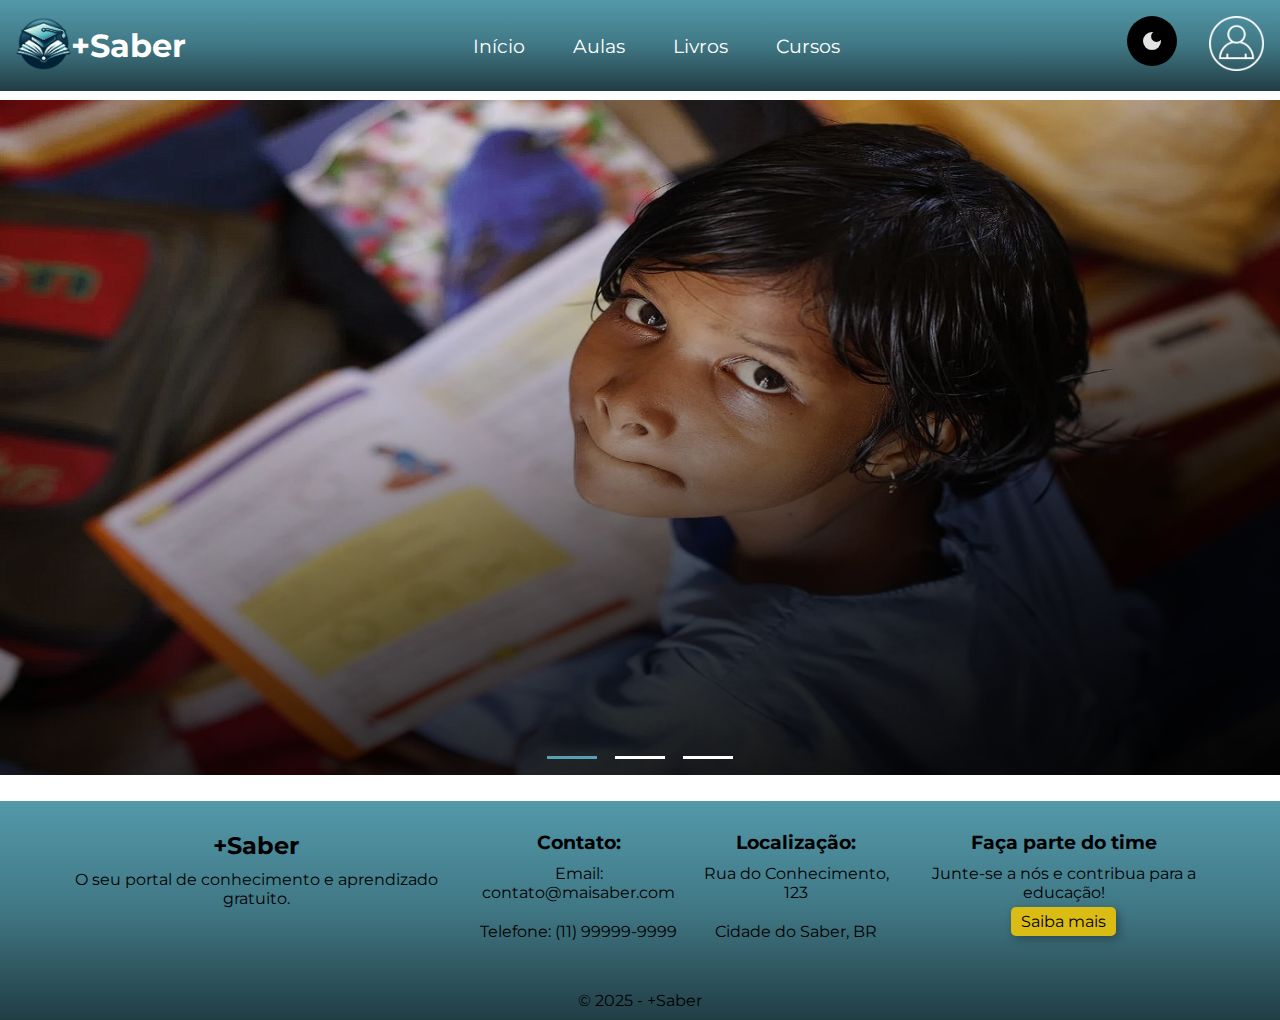
<file: index.html>
<!DOCTYPE html>
<html lang="pt-br">
<head>
    <meta charset="UTF-8">
    <meta name="viewport" content="width=device-width, initial-scale=1.0">
    <link rel="stylesheet" href="https://cdnjs.cloudflare.com/ajax/libs/font-awesome/6.7.2/css/all.min.css" integrity="sha512-Evv84Mr4kqVGRNSgIGL/F/aIDqQb7xQ2vcrdIwxfjThSH8CSR7PBEakCr51Ck+w+/U6swU2Im1vVX0SVk9ABhg==" crossorigin="anonymous" referrerpolicy="no-referrer" />
    <script src="https://cdnjs.cloudflare.com/ajax/libs/jquery/3.7.1/jquery.min.js" integrity="sha512-v2CJ7UaYy4JwqLDIrZUI/4hqeoQieOmAZNXBeQyjo21dadnwR+8ZaIJVT8EE2iyI61OV8e6M8PP2/4hpQINQ/g==" crossorigin="anonymous" referrerpolicy="no-referrer"></script>
     <link rel="stylesheet" href="/src/style/header.css">
    <link rel="stylesheet" href="/src/style/footer.css">   
    <script src="/src/javascript/script-js.js" defer></script>
    <script src="/src/javascript/script.js" defer></script>
    <title>+Saber</title>
</head>
<body>
    <header>
        <nav id="navbar">
            <div class="logo">
                <a href="#home">
                    <img id="img-logo" src="/src/img/Assets/icons/logo.png" alt="Logo" height="55px" width="55px">
                </a>
                <H1 id="text-logo"><a href="index.html"> +Saber</a></H1>
            </div>
            <ul id="menu">
                <li><a id="menu-item" href="#home">Início</a></li>
                <li><a id="menu-item" href="#">Aulas</a></li>
                <li><a id="menu-item" href="livro.html">Livros</a></li>
                <li><a id="menu-item" href="#">Cursos</a></li>
            </ul>
    
            <div class="login">
                <div id="btn-mode">
                    <button id="switch-theme">
                        <img id="moon" src="/src/img/Assets/icons/moon.svg" alt="">
                        <img id="sun" src="/src/img/Assets/icons/sun.svg" alt="">
                    </button>
                </div>
                <a href="/login.html"><img id="img-login" src="/src/img/Assets/icons/login.png" alt="Login" height="55px" width="55px"></a>
            </div>
    
            <button id="mobile-btn">
                <i class="fa-solid fa-bars"></i>
            </button>
        </nav>
    
        <div id="mobile-menu">
            <div id="btn-mode">
                <button id="switch-theme">
                    <img id="moon" src="/src/img/Assets/icons/sun.svg" alt="">
                    <img id="sun" src="/src/img/Assets/icons/moon.svg" alt="">
                </button>
            </div>
            <ul id="mobile-list">
                <li><a class="mobile-menu-item" href="#home">Início</a></li>
                <li><a class="mobile-menu-item" href="#">Aulas</a></li>
                <li><a class="mobile-menu-item" href="livro.html">Livros</a></li>
                <li><a id="mobile-login" href="/login.html">Login</a></li>
        </div>
    </header>

    <main id="content">
 
        <div class="espace">
            <div class="carousel">
                <div class="carousel-container">                  
                    <div class="carousel-item"><img src="/src/img/criança lendo livro.png" alt="Imagem 3" ></div>
                    <div class="carousel-item"><img src="/src/img/criança lendo livro.png" alt="Imagem 1"></div>
                    <div class="carousel-item"><img src="/src/img/criança lendo livro.png" alt="Imagem 2"></div>            <
                </div> 
                <div class="carousel-indicators">
                    <span data-slide="0" class="indicator active"></span>
                    <span data-slide="1" class="indicator"></span>
                    <span data-slide="2" class="indicator"></span>
                </div>
            </div>
        </div>                     
        </div> 


         
        <!-- <img id="childrenhome" src="/src/img/criança lendo livro.png" alt=""> -->

        <!-- <section id="home">
            <h2>+Saber é 100% gratuito!</h2>
            <p>O +Saber é uma plataforma inovadora de estudos que oferece videoaulas e materias didáticos gratuitos, ajudando estudantes de diversas àreas a aprofundarem seus conhecimentos de maneira acessível e dinâmica</p>
        </section>
        <section>
            <a href="/cadastro.html">Cadastre-se já</a>
        </section>

        <section id=" imgs-main">
            <img src="/src/img/Assets/icons/livro.png" alt="um livro aberto" width="250px" height="250px">
            <img src="/src/img/Assets/icons/botao-play.png" alt="botão de play" width="250px" height="250px">
            <img src="/src/img/Assets/icons/diplomado.png" alt="um chapeu de diplomado" width="250px" height="250px">
        </section>  -->
    </main>

    <footer>
        <div id="footer-conteiner">
            <div >
                <h2>+Saber</h2>
                <p>O seu portal de conhecimento e aprendizado gratuito.</p>
            </div>
            <div >
                <h3>Contato:</h3>
                <p>Email: contato@maisaber.com</p>
                <p>Telefone: (11) 99999-9999</p>
            </div>
            <div >
                <h3>Localização:</h3>
                <p>Rua do Conhecimento, 123</p>
                <p>Cidade do Saber, BR</p>
            </div>
            <div >
                <h3>Faça parte do time</h3>
                <p>Junte-se a nós e contribua para a educação!</p>
                <a id="cta-button-footer" href="#" >Saiba mais</a>
            </div>
        </div>
        <p>&copy; 2025 - +Saber </p>
    </footer>
   
</body>
</html>
</file>
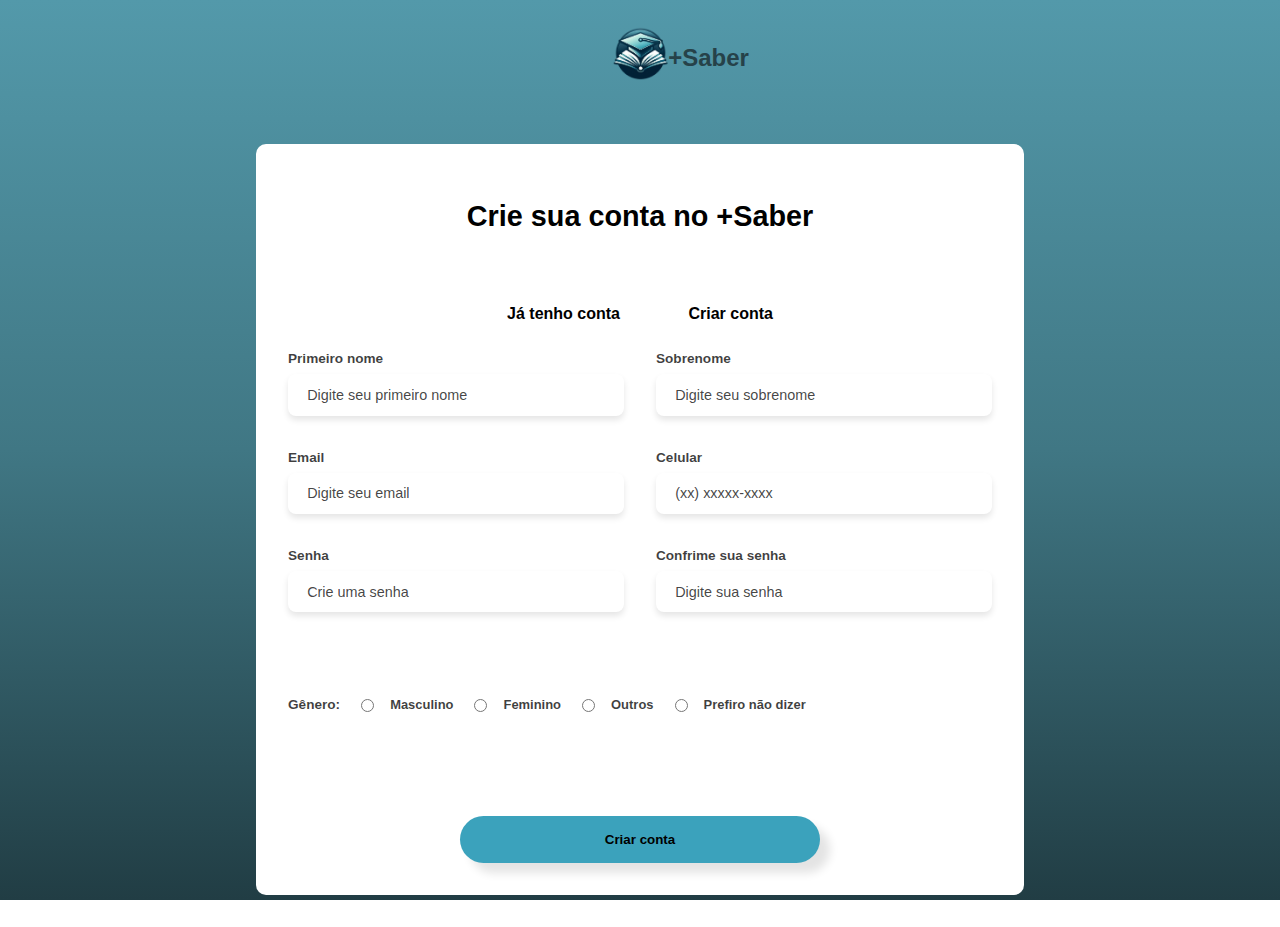
<file: cadastro.html>
<!DOCTYPE html>
<html lang="pt-br">
<head>
    <meta charset="UTF-8">
    <meta name="viewport" content="width=device-width, initial-scale=1.0">
    <script src="https://cdnjs.cloudflare.com/ajax/libs/jquery/3.7.1/jquery.min.js" integrity="sha512-v2CJ7UaYy4JwqLDIrZUI/4hqeoQieOmAZNXBeQyjo21dadnwR+8ZaIJVT8EE2iyI61OV8e6M8PP2/4hpQINQ/g==" crossorigin="anonymous" referrerpolicy="no-referrer"></script>
    <link rel="stylesheet" href="/src/style/login-e-cadastro.css">
    <link rel="stylesheet" href="/src/style/footer.css">
    <script src="/src/javascript/script.js" defer></script>
    <script src="/src/javascript/script-darkmode.js" defer></script>
    <title>+Saber</title>
</head>
<body>
    <header>
        <nav id="nav-login">

            <div id="btn-mode">
                <button id="switch-theme">
                    <img id="moon" src="/src/img/Assets/icons/moon.svg" alt="">
                    <img id="sun" src="/src/img/Assets/icons/sun.svg" alt="">
                </button>
            </div>

            <div class="logo-login">
                <a href="/index.html">
                    <img class="img-logo-login" src="/src/img/Assets/icons/logo.png" alt="Logo" height="55px" width="55px">
                </a>
                <H1 class="text-logo-login"><a href="/index.html"> +Saber</a></H1>
            </div>
        </nav>
    </header>

    <main>
        <section id="cadastro-conteiner">
            <section id="conteiner-img-cadastro">
                <img id="img-cadastro" src="/src/img/image-removebg-preview.png" alt="três pessoas olhando pra uma tela de computador">
            </section>
            

            <form action="#">
                <div class="form-header">
                    <div class="title">
                        <h2>Crie sua conta no +Saber</h2>
                    </div>

                    <div class="link-login">
                        <a href="/login.html">Já tenho conta</a>
                        <a href="/cadastro.html">Criar conta</a>
                    </div>
                </div>

                <div class="input-group">
                    <div class="input-box">
                        <label for="first-name">Primeiro nome</label>
                        <input id="first-name" type="text" name="first-name" placeholder="Digite seu primeiro nome" required>
                    </div>
    
                    <div class="input-box">
                        <label for="last-name">Sobrenome</label>
                        <input id="last-name" type="text" name="last-name" placeholder="Digite seu sobrenome" required>
                    </div>
    
                    <div class="input-box">
                        <label for="email">Email</label>
                        <input id="email" type="email" name="email" placeholder="Digite seu email" required>
                    </div>
    
                    <div class="input-box">
                        <label for="number">Celular</label>
                        <input id="number" type="tel" name="number" placeholder="(xx) xxxxx-xxxx" required>
                    </div>
    
                    <div class="input-box">
                        <label for="password">Senha</label>
                        <input id="password" type="password" name="password" placeholder="Crie uma senha" required>
                    </div>
    
                    <div class="input-box">
                        <label for="confirm-password">Confrime sua senha</label>
                        <input id="confirm-password" type="password" name="confirm-password" placeholder="Digite sua senha" required>
                    </div>

                    <div class="gender-group">
                        <h6>Gênero:</h6>
                        <div class="gender-input">
                            <input type="radio" id="male" name="gender">
                            <label for="male">Masculino</label>
                        </div>
                        <div class="gender-input">
                            <input type="radio" id="famele" name="gender">
                            <label for="famele">Feminino</label>
                        </div>
                        <div class="gender-input">
                            <input type="radio" id="others" name="gender">
                            <label for="others">Outros</label>
                        </div>
                        <div class="gender-input">
                            <input type="radio" id="none" name="gender">
                            <label for="none">Prefiro não dizer</label>
                        </div>
                    </div>
                </div>

                <div class="button-login">
                    <button type="submit"><b href="">Criar conta</b></button>
                </div>
            </form>
        </section>
    </main>
</body>
</html>
</file>
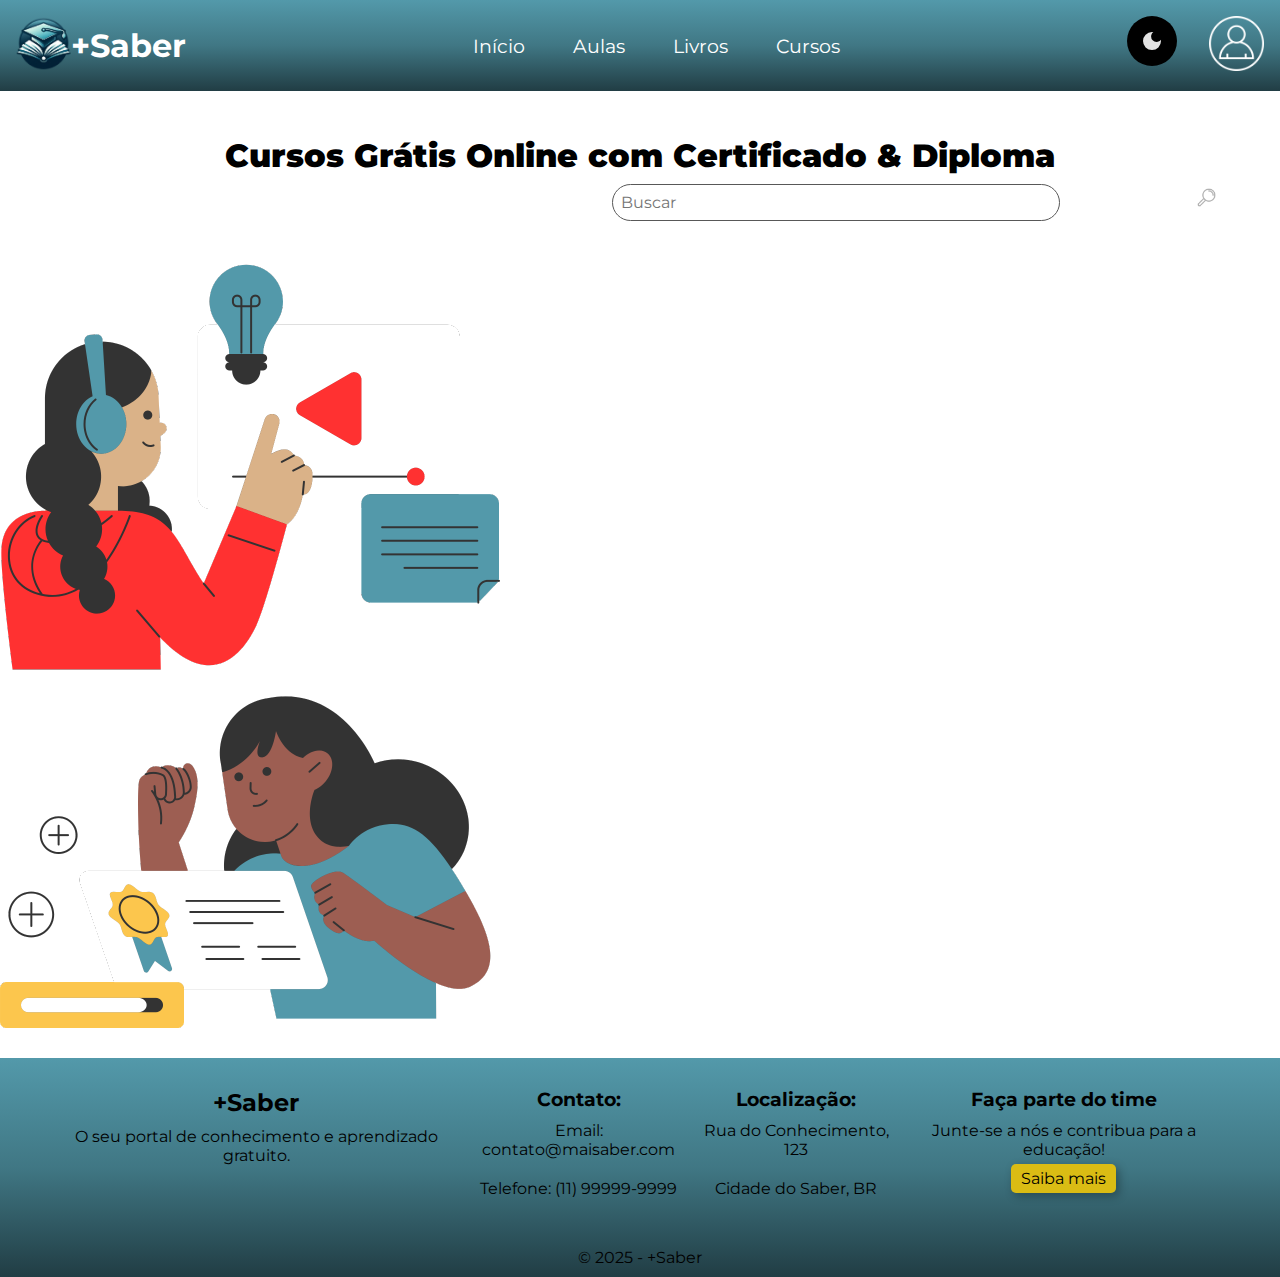
<file: curso.html>
<!DOCTYPE html>
<html lang="pt-br">
<head>
    <meta charset="UTF-8">
    <meta name="viewport" content="width=device-width, initial-scale=1.0">
    <link rel="stylesheet" href="https://cdnjs.cloudflare.com/ajax/libs/font-awesome/6.7.2/css/all.min.css" integrity="sha512-Evv84Mr4kqVGRNSgIGL/F/aIDqQb7xQ2vcrdIwxfjThSH8CSR7PBEakCr51Ck+w+/U6swU2Im1vVX0SVk9ABhg==" crossorigin="anonymous" referrerpolicy="no-referrer" />
    <script src="https://cdnjs.cloudflare.com/ajax/libs/jquery/3.7.1/jquery.min.js" integrity="sha512-v2CJ7UaYy4JwqLDIrZUI/4hqeoQieOmAZNXBeQyjo21dadnwR+8ZaIJVT8EE2iyI61OV8e6M8PP2/4hpQINQ/g==" crossorigin="anonymous" referrerpolicy="no-referrer"></script>
     <link rel="stylesheet" href="/src/style/header.css">
    <link rel="stylesheet" href="/src/style/footer.css">   
    <script src="/src/javascript/script-buscar.js" defer></script>
    <script src="/src/javascript/script-darkmode.js" defer></script>
    <title>+Saber</title>
</head>
<body>
    <header>
        <nav id="navbar">
            <div class="logo">
                <a href="index.html">
                    <img id="img-logo" src="/src/img/Assets/icons/logo.png" alt="Logo" height="55px" width="55px">
                </a>
                <H1 id="text-logo"><a href="index.html"> +Saber</a></H1>
            </div>
            <ul id="menu">
                <li><a id="menu-item" href="index.html">Início</a></li>
                <li><a id="menu-item" href="#">Aulas</a></li>
                <li><a id="menu-item" href="livro.html">Livros</a></li>
                <li><a id="menu-item" href="#">Cursos</a></li>
            </ul>
    
            <div class="login">
                <div id="btn-mode">
                    <button id="switch-theme">
                        <img id="moon" src="/src/img/Assets/icons/moon.svg" alt="">
                        <img id="sun" src="/src/img/Assets/icons/sun.svg" alt="">
                    </button>
                </div>
                <a href="/login.html"><img id="img-login" src="/src/img/Assets/icons/login.png" alt="Login" height="55px" width="55px"></a>
            </div>
    
            <button id="mobile-btn">
                <i class="fa-solid fa-bars"></i>
            </button>
        </nav>
    
        <div id="mobile-menu">
            <div id="btn-mode">
                <button id="switch-theme">
                    <img id="moon" src="/src/img/Assets/icons/sun.svg" alt="">
                    <img id="sun" src="/src/img/Assets/icons/moon.svg" alt="">
                </button>
            </div>
            <ul id="mobile-list">
                <li><a class="mobile-menu-item" href="index.html">Início</a></li>
                <li><a class="mobile-menu-item" href="#">Aulas</a></li>
                <li><a class="mobile-menu-item" href="#">Livros</a></li>
                <li><a id="mobile-login" href="/login.html">Login</a></li>
        </div>
    </header>

<main>
    <h1 id="title-">Cursos Grátis Online  com Certificado & Diploma</h1>

    <div id="searchContainer-cursos">
        <input type="text" id="search-cursos"  placeholder="Buscar" required><img id="lupa-cursos" src="src/img/Assets/icons/lupa.png" alt="lupa de pesquisa">   
        <div id="popup-cursos">

        </div>
        </div>

        <div id="img-1">
            <img src="/src/img/Assets/icons/playdocument.png" alt="">
        </div>

        <div id="img-2">
            <img src="/src/img/Assets/icons/certifi.png" alt="">
        </div>


        
</main>




    <footer>
        <div id="footer-conteiner">
            <div >
                <h2>+Saber</h2>
                <p>O seu portal de conhecimento e aprendizado gratuito.</p>
            </div>
            <div >
                <h3>Contato:</h3>
                <p>Email: contato@maisaber.com</p>
                <p>Telefone: (11) 99999-9999</p>
            </div>
            <div >
                <h3>Localização:</h3>
                <p>Rua do Conhecimento, 123</p>
                <p>Cidade do Saber, BR</p>
            </div>
            <div >
                <h3>Faça parte do time</h3>
                <p>Junte-se a nós e contribua para a educação!</p>
                <a id="cta-button-footer" href="#" >Saiba mais</a>
            </div>
        </div>
        <p>&copy; 2025 - +Saber </p>
    </footer>
   
</body>
</html>
</file>
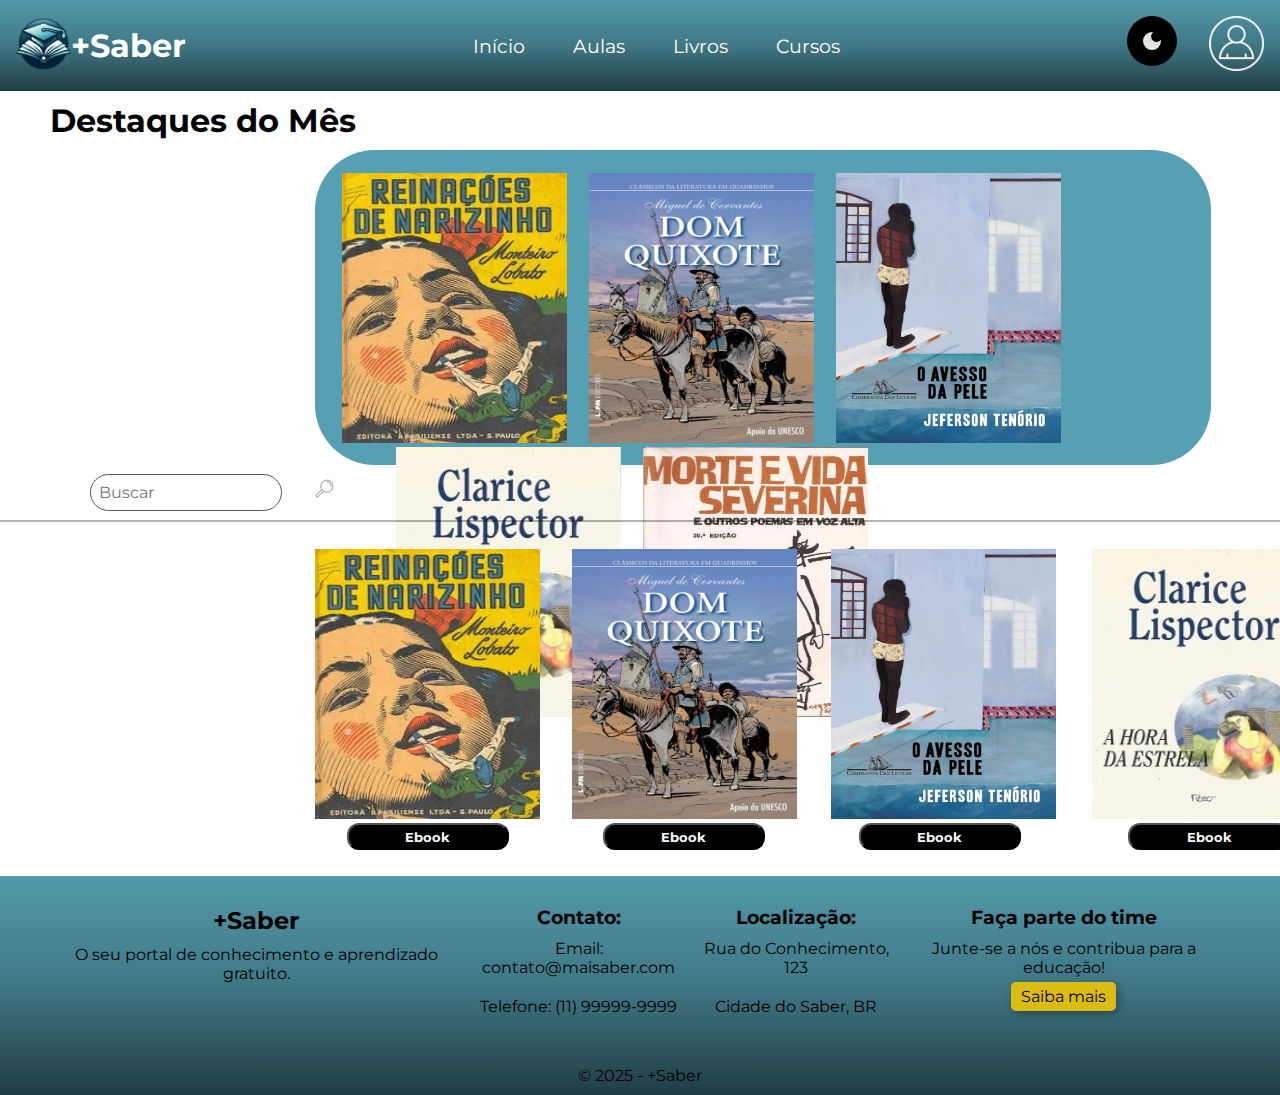
<file: livro.html>
<!DOCTYPE html>
<html lang="pt-br">
<head>
    <meta charset="UTF-8">
    <meta name="viewport" content="width=device-width, initial-scale=1.0">
    <link rel="stylesheet" href="https://cdnjs.cloudflare.com/ajax/libs/font-awesome/6.7.2/css/all.min.css" integrity="sha512-Evv84Mr4kqVGRNSgIGL/F/aIDqQb7xQ2vcrdIwxfjThSH8CSR7PBEakCr51Ck+w+/U6swU2Im1vVX0SVk9ABhg==" crossorigin="anonymous" referrerpolicy="no-referrer" />
    <script src="https://cdnjs.cloudflare.com/ajax/libs/jquery/3.7.1/jquery.min.js" integrity="sha512-v2CJ7UaYy4JwqLDIrZUI/4hqeoQieOmAZNXBeQyjo21dadnwR+8ZaIJVT8EE2iyI61OV8e6M8PP2/4hpQINQ/g==" crossorigin="anonymous" referrerpolicy="no-referrer"></script>
    <link rel="stylesheet" href="/src/style/header.css">
    <link rel="stylesheet" href="/src/style/footer.css">   
    <script src="/src/javascript/script.js" defer></script>
    <script src="/src/javascript/script-darkmode.js" defer></script>
    <title>+Saber</title>
</head>
<body>
    <header>
        <nav id="navbar">
            <div class="logo">
                <a href="index.html">
                    <img id="img-logo" src="/src/img/Assets/icons/logo.png" alt="Logo" height="55px" width="55px">
                </a>
                <H1 id="text-logo"><a href="index.html"> +Saber</a></H1>
            </div>
            <ul id="menu">
                <li><a id="menu-item" href="index.html">Início</a></li>
                <li><a id="menu-item" href="#">Aulas</a></li>
                <li><a id="menu-item" href="#">Livros</a></li>
                <li><a id="menu-item" href="curso.html">Cursos</a></li>
            </ul>
    
            <div class="login">
                <div id="btn-mode">
                    <button id="switch-theme">
                        <img id="moon" src="/src/img/Assets/icons/moon.svg" alt="">
                        <img id="sun" src="/src/img/Assets/icons/sun.svg" alt="">
                    </button>
                </div>
                <a href="/login.html"><img id="img-login" src="/src/img/Assets/icons/login.png" alt="Login" height="55px" width="55px"></a>
            </div>
    
            <button id="mobile-btn">
                <i class="fa-solid fa-bars"></i>
            </button>
        </nav>
        <div id="mobile-menu">
            <ul id="mobile-list">
                <li><a class="mobile-menu-item" href="index.html">Início</a></li>
                <li><a class="mobile-menu-item" href="#">Aulas</a></li>
                <li><a class="mobile-menu-item" href="livro.html">Livros</a></li>
                <li><a class="mobile-menu-item" href="curso.html">Cursos</a></li>
                <li><a id="mobile-login" href="/login.html">Login</a></li>
        </div>
    </header>

    <main>
        <h1 class="book-title">Destaques do Mês</h1>
        <div class="book-box" >
            <a href="http://books.google.com.br/books?id=JZ-DDwAAQBAJ&newbks=0&lpg=PT2&hl=pt-BR&pg=PT5&output=embed" target="_blank"><img class="book-bloc-1" src="./src/img/Assets/livros/reina.jpg" alt="capa do livro Reinações de Narizinho"></a>
            <a href="http://www.google.com.br/books/edition/Dom_Quixote/4855DwAAQBAJ?hl=pt-BR&gbpv=1&dq=Dom%20Quixote&pg=PP1&printsec=frontcover" target="_blank"><img class="book-bloc-2" src="./src/img/Assets/livros/domqui.jpg" alt="capa do livro Dom Quixote"></a>
            <a href="http://www.google.com.br/books/edition/O_avesso_da_pele_Vencedor_Jabuti_2021/cC_tDwAAQBAJ?hl=pt-BR&gbpv=1&dq=avesso%20da%20pele&pg=PP1&printsec=frontcover" target="_blank"><img class="book-bloc-3" src="./src/img/Assets/livros/avessodapele.jpg" alt="capa do livro Avesso da Pele"> </a> 
            <a href="http://www.google.com.br/books/edition/A_hora_da_estrela_de_Clarice/EcgOEAAAQBAJ?hl=pt-BR&gbpv=1&dq=A%20hora%20da%20estrela&pg=PP1&printsec=frontcover" target="_blank"><img class="book-bloc-4"src="./src/img/Assets/livros/ahoradaestrela.jpg" alt="capa do livro A Hora da Estrela"></a>
            <a href="http://www.google.com.br/books/edition/Morte_e_vida_severina/Ahj7XZhJxvcC?hl=pt-BR&gbpv=1&dq=morte%20e%20vida%20severina&pg=PP1&printsec=frontcover" target="_blank"><img class="book-bloc-5"src="./src/img/Assets/livros/morteevida.jpg" alt="capa do livro Morte e Vida Severina"></a>
       </div>
 
        <div id="searchContainer">
        <input type="text" id="search"  placeholder="Buscar" required><img id="lupa" src="src/img/Assets/icons/lupa.png" alt="lupa de pesquisa">   
        <div id="popup"></div>
        </div>
        <hr id="linha">
       <div class="books">
    <a href="http://books.google.com.br/books?id=JZ-DDwAAQBAJ&newbks=0&lpg=PT2&hl=pt-BR&pg=PT5&output=embed" target="_blank"><img class="book-ebook-1" src="./src/img/Assets/livros/reina.jpg" alt="capa do livro reinações de narizinho"></a>  
    <a href="http://www.google.com.br/books/edition/Dom_Quixote/4855DwAAQBAJ?hl=pt-BR&gbpv=1&dq=Dom%20Quixote&pg=PP1&printsec=frontcover" target="_blank"><img class="book-ebook-2" src="./src/img/Assets/livros/domqui.jpg" alt="capa do livro dom quixote"></a>
    <a href="http://www.google.com.br/books/edition/O_avesso_da_pele_Vencedor_Jabuti_2021/cC_tDwAAQBAJ?hl=pt-BR&gbpv=1&dq=avesso%20da%20pele&pg=PP1&printsec=frontcover" target="_blank"> <img class="book-ebook-3" src="./src/img/Assets/livros/avessodapele.jpg" alt="capa do livro Avesso da Pele"></a>
    <a href="http://www.google.com.br/books/edition/A_hora_da_estrela_de_Clarice/EcgOEAAAQBAJ?hl=pt-BR&gbpv=1&dq=A%20hora%20da%20estrela&pg=PP1&printsec=frontcover" target="_blank"><img class="book-ebook-4"src="./src/img/Assets/livros/ahoradaestrela.jpg" alt="capa do livro a Hora da Estrela"></a>
    <a href="http://www.google.com.br/books/edition/Morte_e_vida_severina/Ahj7XZhJxvcC?hl=pt-BR&gbpv=1&dq=morte%20e%20vida%20severina&pg=PP1&printsec=frontcover" target="_blank"><img class="book-ebook-5"src="./src/img/Assets/livros/morteevida.jpg" alt="capa do livro Morte e Vida Severina"></a> 

    <a href="http://books.google.com.br/books?id=JZ-DDwAAQBAJ&newbks=0&lpg=PT2&hl=pt-BR&pg=PT5&output=embed" target="_blank"><button class="btn-ebook-1">Ebook</button></a>
    <a href="http://www.google.com.br/books/edition/Dom_Quixote/4855DwAAQBAJ?hl=pt-BR&gbpv=1&dq=Dom%20Quixote&pg=PP1&printsec=frontcover" target="_blank"><button class="btn-ebook-2">Ebook</button></a>
    <a href="http://www.google.com.br/books/edition/O_avesso_da_pele_Vencedor_Jabuti_2021/cC_tDwAAQBAJ?hl=pt-BR&gbpv=1&dq=avesso%20da%20pele&pg=PP1&printsec=frontcover" target="_blank"  ><button class="btn-ebook-3">Ebook</button></a>
    <a href="http://www.google.com.br/books/edition/A_hora_da_estrela_de_Clarice/EcgOEAAAQBAJ?hl=pt-BR&gbpv=1&dq=A%20hora%20da%20estrela&pg=PP1&printsec=frontcover" target="_blank"><button class="btn-ebook-4">Ebook</button></a>
    <a href="http://www.google.com.br/books/edition/Morte_e_vida_severina/Ahj7XZhJxvcC?hl=pt-BR&gbpv=1&dq=morte%20e%20vida%20severina&pg=PP1&printsec=frontcover" target="_blank"><button class="btn-ebook-5">Ebook</button></a>

    </div> 
    </main>
    <footer>
        <div id="footer-conteiner">
            <div >
                <h2>+Saber</h2>
                <p>O seu portal de conhecimento e aprendizado gratuito.</p>
            </div>
            <div >
                <h3>Contato:</h3>
                <p>Email: contato@maisaber.com</p>
                <p>Telefone: (11) 99999-9999</p>
            </div>
            <div >
                <h3>Localização:</h3>
                <p>Rua do Conhecimento, 123</p>
                <p>Cidade do Saber, BR</p>
            </div>
            <div >
                <h3>Faça parte do time</h3>
                <p>Junte-se a nós e contribua para a educação!</p>
                <a id="cta-button-footer" href="#" >Saiba mais</a>
            </div>
        </div>
        <p>&copy; 2025 - +Saber </p>

    </footer>
    
</body>
</html>
</file>
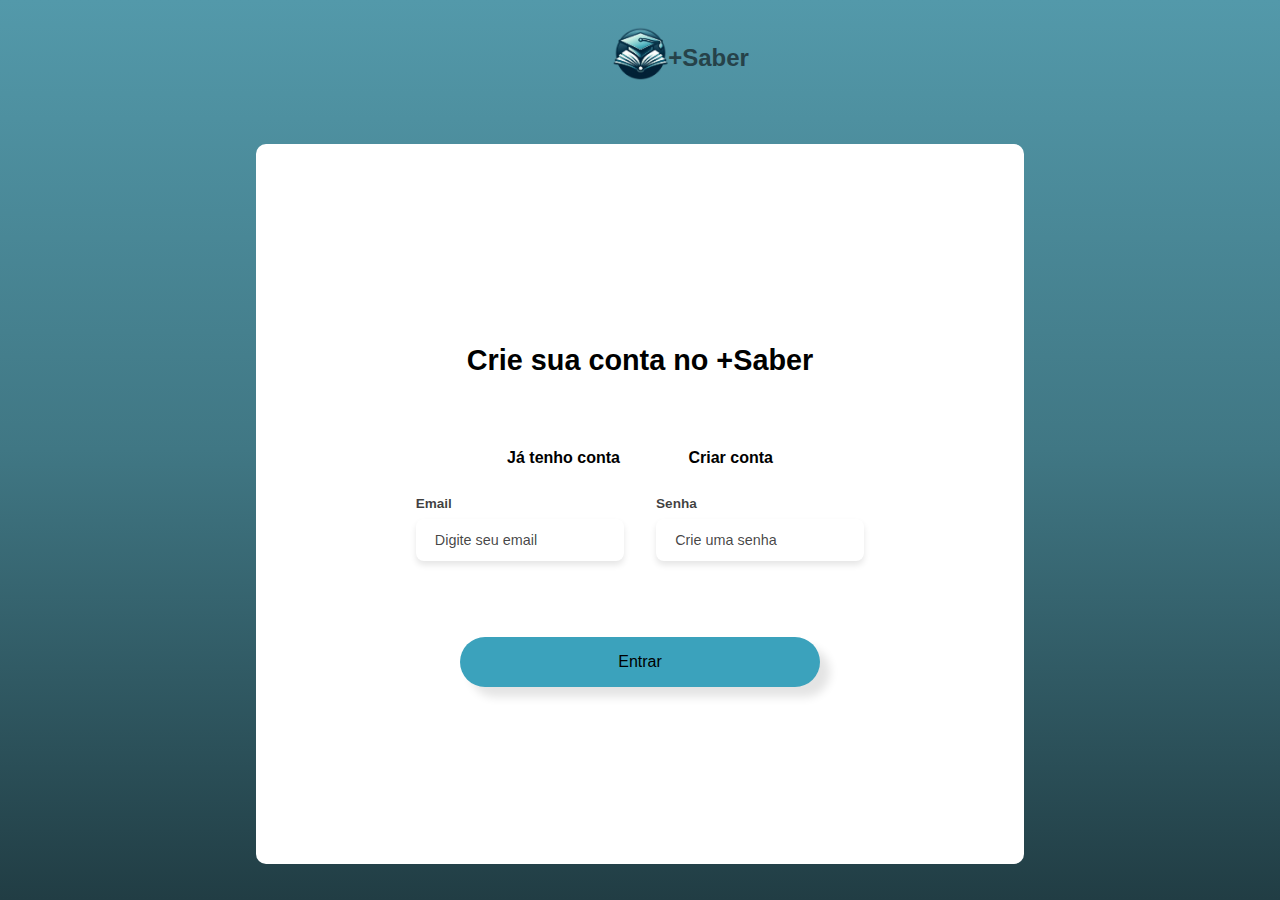
<file: login.html>
<!DOCTYPE html>
<html lang="pt-br">
<head>
    <meta charset="UTF-8">
    <meta name="viewport" content="width=device-width, initial-scale=1.0">
    <script src="https://cdnjs.cloudflare.com/ajax/libs/jquery/3.7.1/jquery.min.js" integrity="sha512-v2CJ7UaYy4JwqLDIrZUI/4hqeoQieOmAZNXBeQyjo21dadnwR+8ZaIJVT8EE2iyI61OV8e6M8PP2/4hpQINQ/g==" crossorigin="anonymous" referrerpolicy="no-referrer"></script>
    <link rel="stylesheet" href="/src/style/login-e-cadastro.css">
    <link rel="stylesheet" href="/src/style/footer.css">
     <script src="/src/javascript/script.js" defer></script>
     <script src="/src/javascript/script-darkmode.js" defer></script>
    <title>+Saber</title>
    
</head>
<body>
    <header>
        <nav id="nav-login">
            <div id="btn-mode">
                <button id="switch-theme">
                    <img id="moon" src="/src/img/Assets/icons/moon.svg" alt="">
                    <img id="sun" src="/src/img/Assets/icons/sun.svg" alt="">
                </button>
            </div>

            <div class="logo-login">
                <a href="/index.html">
                    <img class="img-logo-login" src="/src/img/Assets/icons/logo.png" alt="Logo" height="55px" width="55px">
                </a>
                <H1 class="text-logo-login"><a href="/index.html"> +Saber</a></H1>
            </div>
        </nav>
    </header>

    <main>
        <section id="cadastro-conteiner">
            <section id="conteiner-img-cadastro">
                <img id="img-cadastro" src="/src/img/image-removebg-preview.png" alt="três pessoas olhando pra uma tela de computador">
            </section>
            

            <form action="#">
                <div class="form-header">
                    <div class="title">
                        <h2>Crie sua conta no +Saber</h2>
                    </div>

                    <div class="link-login">
                        <a href="/login.html">Já tenho conta</a>
                        <a href="/cadastro.html">Criar conta</a>
                    </div>
                </div>

                <div class="input-group">
                    <div class="input-box">
                        <label for="email">Email</label>
                        <input id="email" type="email" name="email" placeholder="Digite seu email" required>
                    </div>
                    <div class="input-box">
                        <label for="password">Senha</label>
                        <input id="password" type="password" name="password" placeholder="Crie uma senha" required>
                    </div>
                </div>

                <div class="button-login">
                    <button type="submit"><a href="">Entrar</a></button>
                </div>
            </form>
        </section>
    </main>
</body>
</html>
</file>
<file: src/style/header.css>
@import url("https://fonts.googleapis.com/css2?family=Inter:ital,opsz,wght@0,14..32,100..900;1,14..32,100..900&family=Montserrat:ital,wght@0,100..900;1,100..900&display=swap");

* {
  font-family: "Montserrat", sans-serif;
  margin: 0;
  padding: 0;
  box-sizing: border-box;
}

.darkmode {
  background-color: rgb(45, 43, 43);

  .book-title {
    color: #fff;
  }
  #linha {
    border: 1px solid rgb(255, 255, 255);
  }

    .btn-ebook-1,
    .btn-ebook-2,
    .btn-ebook-3,
    .btn-ebook-4,
    .btn-ebook-5{
        background-color: rgb(255, 255, 255);
        color: #000000;
}
#title-{
  color: #fff;
}
}

#switch-theme {
  height: 50px;
  width: 50px;
  padding: 0;
  border-radius: 50%;
  display: flex;
  justify-content: center;
  align-items: center;
  background-color: black;
  border: none;
  cursor: pointer;
}

#switch-theme img:last-child {
  display: none;
}

.darkmode #switch-theme img:first-child {
  display: none;
}

.darkmode #switch-theme img:last-child {
  display: block;
}

header {
  width: 100%;
  padding: 1rem;
  background: linear-gradient(
    rgba(83, 153, 170, 1) 0%,
    rgba(64, 119, 132, 1) 50%,
    rgba(33, 61, 68, 1) 100%
  );
}

#navbar {
  width: 100%;
  display: flex;
  align-items: center;
  justify-content: space-between;
  position: relative;
}

.logo {
  display: flex;
  align-items: center;
}

#text-logo a {
  text-decoration: none;
  color: #ffffff;
}
#menu {
  display: flex;
  align-items: center;
  gap: 3rem;
  font-size: 1.2rem;
  list-style: none;
}
#menu-item {
  text-decoration: none;
  cursor: pointer;
  color: #ffffff;
}
#mobile-btn {
  display: none;
}
#mobile-menu {
  display: none;
}

.book-title {
  padding: 10px;
  padding-left: 50px;
}

.login {
  display: flex;
  position: relative;
  gap: 2rem;
}

#menu-item {
  text-decoration: none;
  cursor: pointer;
  color: #ffffff;
}
.book-box {
  position: relative;
  background-color: rgb(87, 160, 179);
  border-radius: 60px;
  width: 70%;
  height: 35dvh;
  left: 35dvh;
}

.book-bloc-1,
.book-bloc-2,
.book-bloc-3,
.book-bloc-4,
.book-bloc-5,
.book-ebook-1,
.book-ebook-2,
.book-ebook-3,
.book-ebook-4,
.book-ebook-5 {
  position: relative;
  width: 25dvh;
  height: 30dvh;
}

.book-bloc-1 {
  left: 3dvh;
  top: 2.5dvh;
}
.book-bloc-2 {
  left: 5dvh;
  top: 2.5dvh;
}
.book-bloc-3 {
  left: 7dvh;
  top: 2.5dvh;
}
.book-bloc-4 {
  left: 9dvh;
  top: 2.5dvh;
}
.book-bloc-5 {
  left: 11dvh;
  top: 2.5dvh;
}
.book-bloc-1:hover,
.book-bloc-2:hover,
.book-bloc-3:hover,
.book-bloc-4:hover,
.book-bloc-5:hover {
  cursor: pointer;
  border: 2px solid transparent;
}
 
#searchContainer{
  position: relative;
  margin-top: 1dvh;
  margin-bottom: 4dvh;
  left: 10dvh;
}

#search { 
  padding: 8px;
  border: 1px solid rgb(88, 88, 88);
  border-radius: 5dvh;
  font-size: 16px;
  width: 15%; 
}
#lupa {
  position: absolute;
  display: block;
  opacity: 0.3;
  width: 1.5%;
  left: 25dvh;
  top: 0.5dvh;
}

#childrenhome{
  width: 50%;
}
 
#popup {
  position: absolute;
  top: 4dvh;
  width: 15%;
  max-height: 200px;
  overflow-y: auto;
  background-color: #fff;
  border: 1px solid #ccc;
  border-radius: 5px;
  text-align: center;
  display: none;
  box-shadow: 0 6px 8px rgb(87, 160, 179);
  z-index: 100000;
}

#popup .item:hover{
  font-weight: bold;
  color: #fff;   
  background-color: rgb(87, 160, 179);
}

.item {
  padding: 10px;
  cursor: pointer;
}

.item:hover {
  background-color: #f0f0f0;
} 
#linha {
  position: relative;
  border: 1px solid black;
  opacity: 0.3;
  width: 100%;
  bottom: 3dvh;
}
.book-ebook-1:hover,
.btn-ebook-1:hover,
.book-ebook-2:hover,
.btn-ebook-2:hover,
.book-ebook-3:hover,
.btn-ebook-3:hover,
.book-ebook-4:hover,
.btn-ebook-4:hover,
.book-ebook-5:hover,
.btn-ebook-5:hover {
  cursor: pointer;
  border: 2px solid transparent;
}

.btn-ebook-1:hover,
.btn-ebook-2:hover,
.btn-ebook-3:hover,
.btn-ebook-4:hover,
.btn-ebook-5:hover{
    background-color: rgb(87, 160, 179);
}

.btn-ebook-1,
.btn-ebook-2,
.btn-ebook-3,
.btn-ebook-4,
.btn-ebook-5 {
  position: relative;
  background-color: #000000;
  color: white;
  font-weight: bolder;
  border-radius: 12px;
  width: 18dvh;
  height: 3dvh;
  text-align: center;
}
.books
  .book-ebook-1
  .btn-ebook-1
  .book-ebook-2
  .btn-ebook-2
  .book-ebook-3
  .btn-ebook-3
  .book-ebook-4
  .btn-ebook-4
  .book-ebook-5 {
  position: relative;
  top: 0;
  bottom: 0;
}
.book-ebook-1 {
    top: 0;
}
.btn-ebook-1 {
  left: 3.5dvh;
}

.book-ebook-2 {
  left: 3.1dvh;
}
.btn-ebook-2 {
  left: 13.5dvh;
}

.book-ebook-3 {
  left: 6.4dvh;
}

.btn-ebook-3 {
  left: 23.5dvh;
}

.book-ebook-4 {
  left: 10dvh;
}
.btn-ebook-4 {
  left: 35dvh;
}

.book-ebook-5 {
  left: 13.3dvh;
}
.btn-ebook-5 {
  left: 45dvh;
}
.books {
  position: relative;
  left: 35dvh;
  width: 140dvh;
}
 
.espace{   
  margin-top: 1dvh;
  justify-items: center;
}

.carousel {
  display: flex;
  overflow: hidden;
  width: 150vh;
  height: 75vh;
  position: relative;    
}

.carousel-container {
  
  display: flex;
  transition: transform 0.5s ease-in-out;
  width: 100vh; /* Ajuste automático para 6 imagens (3 originais + 3 duplicadas) */
}

.carousel-item img {
  width: 150vh;
  height: 75vh;
}

.carousel-indicators {
  display: flex;
  justify-content: center;
  position: absolute;
  bottom: 1%;  
  width: 100%;
}

.indicator {
  width: 50px;
  height: 3px;
  background-color: #fff;
  margin: 1dvh;
  cursor: pointer;
  transition: background-color 0.3s ease;
}

.indicator.active {
  background-color: rgb(87, 160, 179); /* Cor do indicador ativo */
}

/* ---------------------------------------------------------------------------------------- */
.wrapper {
  display: flex;
  flex-direction: column;
  min-height: 100vh; /* Faz com que o wrapper ocupe toda a altura da janela */
}

.content {
  flex: 1; /* Empurra o footer para o fundo, se necessário */
}

#title-{
  position: relative;
  text-align: center;
  margin-top: 5dvh ;
  color: #000;
  font-weight: 880;
}

#searchContainer-cursos{
  position: relative;
  margin-top: 1dvh;
  margin-bottom: 4dvh;
  left: 68dvh;
}

#search-cursos { 
  padding: 8px;
  border: 1px solid rgb(88, 88, 88);
  border-radius: 5dvh;
  font-size: 16px;
  width: 35%; 
}
#lupa-cursos {
  position: absolute;
  display: block;
  opacity: 0.3;
  width: 1.5%;
  left: 65dvh;
  top: 0.4dvh;
  
}

#popup-cursos {
  position: absolute;
  top: 4dvh;
  width: 35%;
  max-height: 200px;
  overflow-y: auto;
  background-color: #fff;
  border: 1px solid #ccc;
  border-radius: 5px;
  text-align: center;
  display: none;
  box-shadow: 0 6px 8px rgb(87, 160, 179);
  z-index: 100001;
}

#popup-cursos .item:hover{
  font-weight: bold;
  color: #fff;   
  background-color: rgb(87, 160, 179);
}
 

@media screen and (max-width: 1000px) {
  .login,
  #menu {
    display: none;
  }
  #mobile-btn {
    display: block;
    border: none;
    background-color: transparent;
    font-size: 1.5rem;
    cursor: pointer;
  }
  #mobile-menu.active {
    display: flex;
    flex-direction: column;
    align-items: center;
  }
  #mobile-menu.active {
    display: flex;
    flex-direction: column;
  }
  #mobile-list {
    list-style: none;
    text-align: center;
  }
  #mobile-list a {
    color: #ffffff;
    text-decoration: none;
    display: flex;
    margin: 1rem 0;
  }
}
</file>
<file: src/style/footer.css>
footer {
    margin-top:2% ;
    width: 100%;
    background: linear-gradient(rgba(83,153,170,1) 0%, 
    rgba(64,119,132,1) 50%, rgba(33,61,68,1) 100%);
}

#footer-conteiner {
    display: flex;
    justify-content: space-between;
    padding: 30px 50px;
    text-align: center;
}

footer p {
    text-align: center;
    padding: 10px 0;
}

#cta-button-footer{ 
    text-decoration: none;
    color: #000000;
    background-color: #dabc14;
    border-radius: 5px;
    padding: 5px 10px;
    box-shadow: 3px 3px 10px rgba(0,0,0,0.3);
}
</file>
<file: src/style/login-e-cadastro.css>
.darkmode {
    background: none; 
    background-color: rgb(45, 43, 43);

    form{
        background-color: #887f7f;
    }

    .text-logo-login a {
       
        color: rgb(89, 164, 183);
      }
  }
  
  #switch-theme {
    height: 50px;
    width: 50px;
    padding: 0;
    border-radius: 50%;
    display: flex;
    justify-content: center;
    align-items: center;
    background-color: black;
    border: none;
    cursor: pointer;
  }
  
  #switch-theme img:last-child {
    display: none;
  }
  
  .darkmode #switch-theme img:first-child {
    display: none;
  }
  
  .darkmode #switch-theme img:last-child {
    display: block;
  }

body {
  font-family: "Inter", "Montserrat", sans-serif;
  background: linear-gradient(
    rgba(83, 153, 170, 1) 0%,
    rgba(64, 119, 132, 1) 50%,
    rgba(33, 61, 68, 1) 100%
  );
}

html, body {
  margin: 0;
  padding: 0;
  height: 100%;
  overflow-x: hidden;
}


#nav-login {
  width: 100%;
  padding: 1rem;
  display: flex;
  justify-content: center;
}

.logo-login {
  display: flex;
  align-items: center;
}

.text-logo-login a {
  text-decoration: none;
  color: rgb(38, 66, 73);
  font-weight: 700;
  font-size: 1.5rem;
  transition: all 0.3s ease;
}

.text-logo-login a:hover {
  color: rgb(59, 162, 188);
}


main {
  width: 100%;
  display: flex;
  justify-content: center;
  align-items: center;
  padding: 2rem 0;
}


#cadastro-conteiner {
  display: flex;
  width: 90%;
  max-width: 1200px;
  min-height: 80vh;
  border-radius: 10px;
  overflow: hidden;
}

#conteiner-img-cadastro {
  width: 50%;
  display: flex;
  justify-content: center;
  align-items: center;
  padding: 2rem;
  background-color: rgba(0, 0, 0, 0.087);
}

#img-cadastro {
  width: 30rem;
}

form {
  width: 50%;
  display: flex;
  justify-content: center;
  align-items: center;
  flex-direction: column;
  background-color: #fff;
  padding: 2rem;
}

.form-header {
  text-align: center;
}

.form-header .title h2 {
  font-size: 1.8rem;
}

.link-login {
  padding-top: 3rem;
}
.link-login a {
  text-decoration: none;
  margin: 2rem;
  color: #000000;
  font-weight: 700;
}

.link-login a:hover {
  color: rgb(59, 162, 188);
}

.input-group {
  display: flex;
  flex-wrap: wrap;
  justify-content: space-between;
  padding: 1rem 0;
}

.input-box {
  display: flex;
  flex-direction: column;
  margin: 0.8rem 0;
  width: calc(50% - 1rem);
}

.input-box input {
  margin: 0.5rem 0;
  padding: 0.8rem 1.2rem;
  border: none;
  border-radius: 8px;
  box-shadow: 0 4px 6px rgba(0, 0, 0, 0.1);
  font-size: 0.9rem;
  transition: all 0.3s ease;
}

.input-box input:hover {
  background-color: #eeeeee75;
}

.input-box input::placeholder {
  color: #000000be;
}

.input-box label,
.gender-group h6 {
  font-size: 0.85rem;
  font-weight: 600;
  color: #000000c0;
}

.gender-group {
  display: flex;
  flex-wrap: wrap;
  gap: 1rem;
  margin-top: 1rem;
  padding: 1rem 0;
  width: 100%;
}

.gender-input {
  display: flex;
  align-items: center;
}

.gender-input input {
  margin-right: 0.5rem;
}

.gender-input label {
  margin-left: 0.5rem;
  font-size: 0.81rem;
  font-weight: 600;
  color: #000000c0;
}

.button-login button {
  width: 40vh;
  margin-top: 2.5rem;
  padding: 1rem;
  background-color: rgb(59, 162, 188);
  border-radius: 50px;
  cursor: pointer;
  box-shadow: 10px 10px 10px #0000001c;
  border: none;
}

.button-login button:hover {
  background-color: rgb(36, 180, 213);
}

.button-login a {
  text-decoration: none;
  color: #000000;
  font-weight: bold;
  font-size: 1rem;
  font-weight: 400;
}

#btn-mode{
    position: relative;
    left: 82dvh;
    top: 1dvh;
}



@media screen and (max-width: 1700px) {
  #conteiner-img-cadastro {
    display: none;
  }

  #cadastro-conteiner {
    width: 60%;
  }

  form {
    width: 100%;
  }
}

@media screen and (max-width: 1160px) {
  #cadastro-conteiner {
    width: 90%;
  }
  .input-group {
    display: flex;

    overflow-y: scroll;
    flex-wrap: wrap;
  }

  .gender-input {
    margin-top: 2rem;
  }

  .gender-group {
    flex-direction: column;
  }
}
</file>
